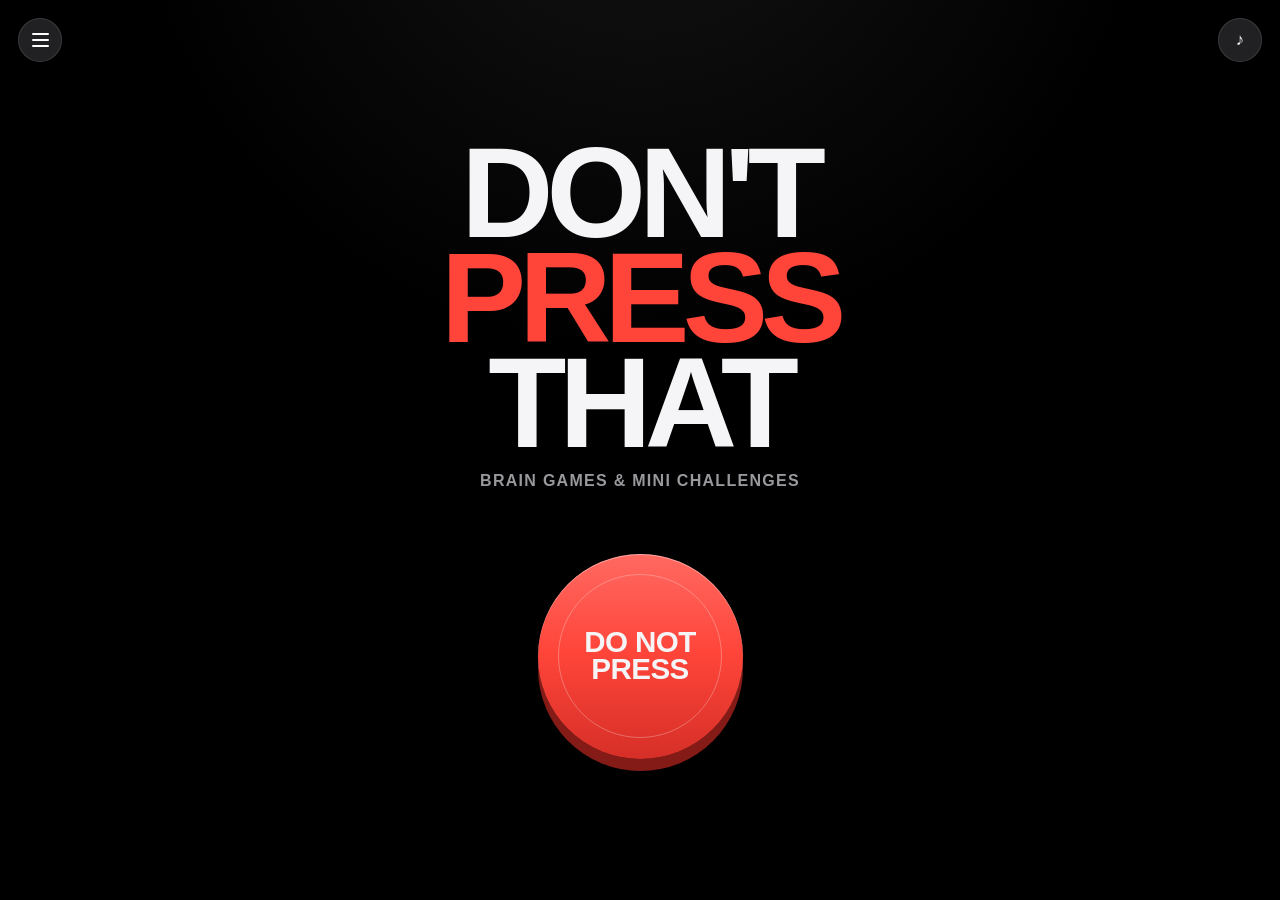
<file: index.html>
<!doctype html>
<html lang="en">
<head>
  <meta charset="utf-8">
  <meta name="viewport" content="width=device-width,initial-scale=1,viewport-fit=cover,user-scalable=no">
  <meta name="theme-color" content="#000000">
  <meta name="color-scheme" content="dark">
  <title>DON'T PRESS THAT — Brain Games & Mini Challenges</title>
  <meta name="description" content="Play DON'T PRESS THAT, a free fast-paced collection of brain games, memory challenges, reaction tests, path puzzles, timing games and quick logic tasks.">
  <meta name="keywords" content="fun game, brain games, mini games, memory game, logic game, reaction game, path game, browser game, free online game, puzzle game, timing game, HTML5 game">
  <meta name="robots" content="index,follow,max-image-preview:large,max-snippet:-1,max-video-preview:-1">
  <link rel="canonical" href="https://whyiamdoingthis.fun/">
  <link rel="icon" type="image/svg+xml" href="./favicon.svg">
  <link rel="apple-touch-icon" href="./apple-touch-icon.svg">
  <link rel="manifest" href="./site.webmanifest">
  <meta property="og:type" content="website">
  <meta property="og:site_name" content="DON'T PRESS THAT">
  <meta property="og:title" content="DON'T PRESS THAT — Brain Games & Mini Challenges">
  <meta property="og:description" content="Fast brain games, memory challenges, path puzzles, reaction tests and logic mini games in one free browser game.">
  <meta property="og:url" content="https://whyiamdoingthis.fun/">
  <meta name="twitter:card" content="summary">
  <meta name="twitter:title" content="DON'T PRESS THAT — Brain Games & Mini Challenges">
  <meta name="twitter:description" content="A free browser collection of brain games, memory challenges, path puzzles and reaction tests.">
  <link rel="stylesheet" href="./styles/main.css">
  <link rel="stylesheet" href="./styles/brain-games.css">
  <link rel="stylesheet" href="./styles/menu.css">
  <script type="application/ld+json">
  {
    "@context":"https://schema.org",
    "@graph":[
      {
        "@type":"VideoGame",
        "name":"DON'T PRESS THAT",
        "url":"https://whyiamdoingthis.fun/",
        "description":"A free browser game featuring brain games, memory challenges, path puzzles, reaction tests, timing tasks and logic mini games.",
        "genre":["Brain Game","Puzzle","Arcade","Memory","Reaction"],
        "playMode":"SinglePlayer",
        "applicationCategory":"Game",
        "operatingSystem":"Any modern web browser",
        "inLanguage":"en",
        "isAccessibleForFree":true
      },
      {
        "@type":"WebSite",
        "name":"DON'T PRESS THAT",
        "url":"https://whyiamdoingthis.fun/",
        "inLanguage":"en"
      }
    ]
  }
  </script>
</head>
<body>
  <main id="app" aria-live="polite">
    <header class="hud hidden" id="hud" aria-label="Game score">
      <div><small>SCORE</small><span class="score-value" id="score">0</span></div>
      <div><small>BEST</small><span class="score-value" id="best">0</span></div>
    </header>

    <button id="menu-toggle" class="menu-toggle" aria-label="Open menu" aria-controls="site-menu" aria-expanded="false"><span></span><span></span><span></span></button>
    <button id="mute" class="icon-button" aria-label="Mute sound" title="Sound">♪</button>

    <section id="intro" class="screen intro">
      <h1>DON'T<br><span>PRESS</span><br>THAT<small>Brain Games &amp; Mini Challenges</small></h1>
      <button id="forbidden" class="forbidden" aria-label="Start DON'T PRESS THAT"><span>DO NOT<br>PRESS</span></button>
    </section>

    <section id="game" class="screen hidden" aria-label="Current mini game">
      <div id="instruction" class="instruction"></div>
      <div id="sub" class="sub"></div>
      <div id="timer" class="timer" aria-label="Time remaining"><i></i></div>
      <div id="arena" class="arena" role="application" aria-label="Challenge play area" tabindex="-1"></div>
    </section>

    <section id="gameover" class="screen gameover hidden">
      <p class="eyebrow">GAME OVER</p>
      <h2>Final score <span id="final-score">0</span></h2>
      <p class="best-line">BEST <b id="final-best">0</b></p>
      <p id="verdict" class="verdict"></p>
      <button id="restart" class="cta">PLAY AGAIN</button>
    </section>

    <aside id="site-menu" class="site-menu" aria-hidden="true" aria-label="Game menu">
      <div class="menu-backdrop" data-close-menu></div>
      <div class="menu-panel" role="dialog" aria-modal="true" aria-labelledby="menu-title">
        <div class="menu-head"><h2 id="menu-title">Menu</h2><button id="menu-close" class="menu-close" aria-label="Close menu">×</button></div>
        <nav class="menu-nav" aria-label="Site navigation">
          <a href="./about.html">About &amp; How to Play</a>
          <a href="./challenge-guide.html">Challenge Guide</a>
          <a href="./accessibility.html">Accessibility &amp; Controls</a>
          <a href="./terms.html">Terms &amp; Conditions</a>
          <a href="./privacy.html">Privacy</a>
          <a href="./sitemap.xml">Sitemap</a>
        </nav>
        <section class="menu-copy" aria-labelledby="about-title">
          <h2 id="about-title">About DON'T PRESS THAT</h2>
          <p><strong>DON'T PRESS THAT</strong> is a free browser experience built around brain games and mini challenges that reward attention, memory, timing and quick reasoning. Each round gives you one clear instruction and a short amount of time to understand what the challenge expects. The goal is simple: complete the task correctly, earn a point and continue your streak. One mistake ends the run, so a high score depends on consistency as much as speed. The game is designed for short sessions, but the variety of challenge types means every run can feel different.</p>
          <p><strong>Brain games</strong> in the deck include memory tests, visual comparison, number patterns, directional reasoning, sequence recognition, counting, timing, path recall and reaction control. Some rounds ask you to act immediately, while others are designed to make you wait, observe or remember before making a move. This difference matters because the game is not meant to be a pure reflex test. A player who reads carefully and adapts to the instruction should perform better than someone who simply taps as quickly as possible.</p>
          <p><strong>Mini challenges</strong> are deliberately short so the game can move quickly from one type of thinking to another. You may be asked to remember highlighted tiles, repeat a path, solve a number sequence, identify an odd symbol, compare several values, rotate a direction mentally, drag an object to a target or stop a moving marker inside a narrow zone. The challenge selector also avoids repeating the same gameplay family too soon whenever possible. That keeps a run varied and reduces the chance that a player can rely on the same automatic response for several rounds in a row.</p>
          <p>Follow the Path is one of the more demanding memory mechanics. A route is shown across a set of tiles and then hidden. The player must reproduce that route in the same order. Difficulty ranges from a five-tile sequence to a twenty-five-tile sequence, with longer timers used for the larger patterns. Memory rounds use a similar idea but focus on highlighted positions rather than a route. Pattern rounds test recognition of arithmetic progressions, doubling, square numbers and other simple logical sequences. These tasks are short, but they require the player to switch mental strategies quickly.</p>
          <p>Other rounds focus on precision and visual attention. Counting challenges display a field of symbols and ask for the correct total. Ordering games include decoy numbers and reshuffle after correct choices, which means the player cannot simply memorize button positions. Direction challenges may ask for the matching arrow, the opposite direction or a mentally rotated answer. Precision rounds use moving markers and narrow success zones. These mechanics are intended to make the game challenging without requiring complicated controls or long tutorials.</p>
          <p>The game works on touch screens and desktop browsers. Depending on the current task, you may tap, click, swipe, drag, hold or choose an answer. Sound can be muted at any time. Your best score and sound preference are stored locally in the browser so they remain available on the same device without requiring an account. Opening the menu during a run pauses the active challenge and closing it resumes the game safely, so reading the help or policy pages does not cause an unfair failure in the background.</p>
          <p>DON'T PRESS THAT is designed to stay visually simple while the challenges themselves provide the difficulty. The main play screen therefore contains only the information needed for the current round: the instruction, optional supporting text, timer, score and play area. Longer explanations are kept in this menu and on the linked information pages so they do not interfere with gameplay. If you want details about specific mechanics, visit the Challenge Guide. If you need help with touch, keyboard or interaction behavior, visit Accessibility &amp; Controls.</p>
          <p>There is no fixed endpoint or final level. The objective is to build the longest possible streak and improve your personal best. The difficulty of individual rounds varies, and some challenge families become harder through larger grids, tighter timing windows, additional decoys or longer memory sequences. Because one failed round ends the run, improvement comes from learning the different rule types, staying patient when a task asks you to wait and avoiding rushed inputs when precision matters.</p>
          <p>For details about the project, the Dhamarikar Group of Businesses and our other platforms, visit About &amp; How to Play. The Terms &amp; Conditions page explains the basic rules for using the site, while the Privacy page describes local browser storage and related data practices. These pages are provided as part of the same site so players can understand how the game works and how the platform is operated without cluttering the active game screen.</p>
        </section>
        <section class="share-links" aria-labelledby="share-title">
          <h2 id="share-title">Share</h2>
          <button id="share-game" type="button">Share this game</button>
          <a href="https://twitter.com/intent/tweet?text=Play%20DON%27T%20PRESS%20THAT&amp;url=https%3A%2F%2Fwhyiamdoingthis.fun%2F" target="_blank" rel="noopener noreferrer">Share on X</a>
          <a href="https://wa.me/?text=Play%20DON%27T%20PRESS%20THAT%20https%3A%2F%2Fwhyiamdoingthis.fun%2F" target="_blank" rel="noopener noreferrer">Share on WhatsApp</a>
        </section>
      </div>
    </aside>

    <div id="flash" aria-hidden="true"></div>
    <div id="toast" role="status"></div>
  </main>
  <noscript>JavaScript is required to play DON'T PRESS THAT brain games and mini challenges.</noscript>
  <script type="module" src="./js/main.js"></script>
</body>
</html>
</file>
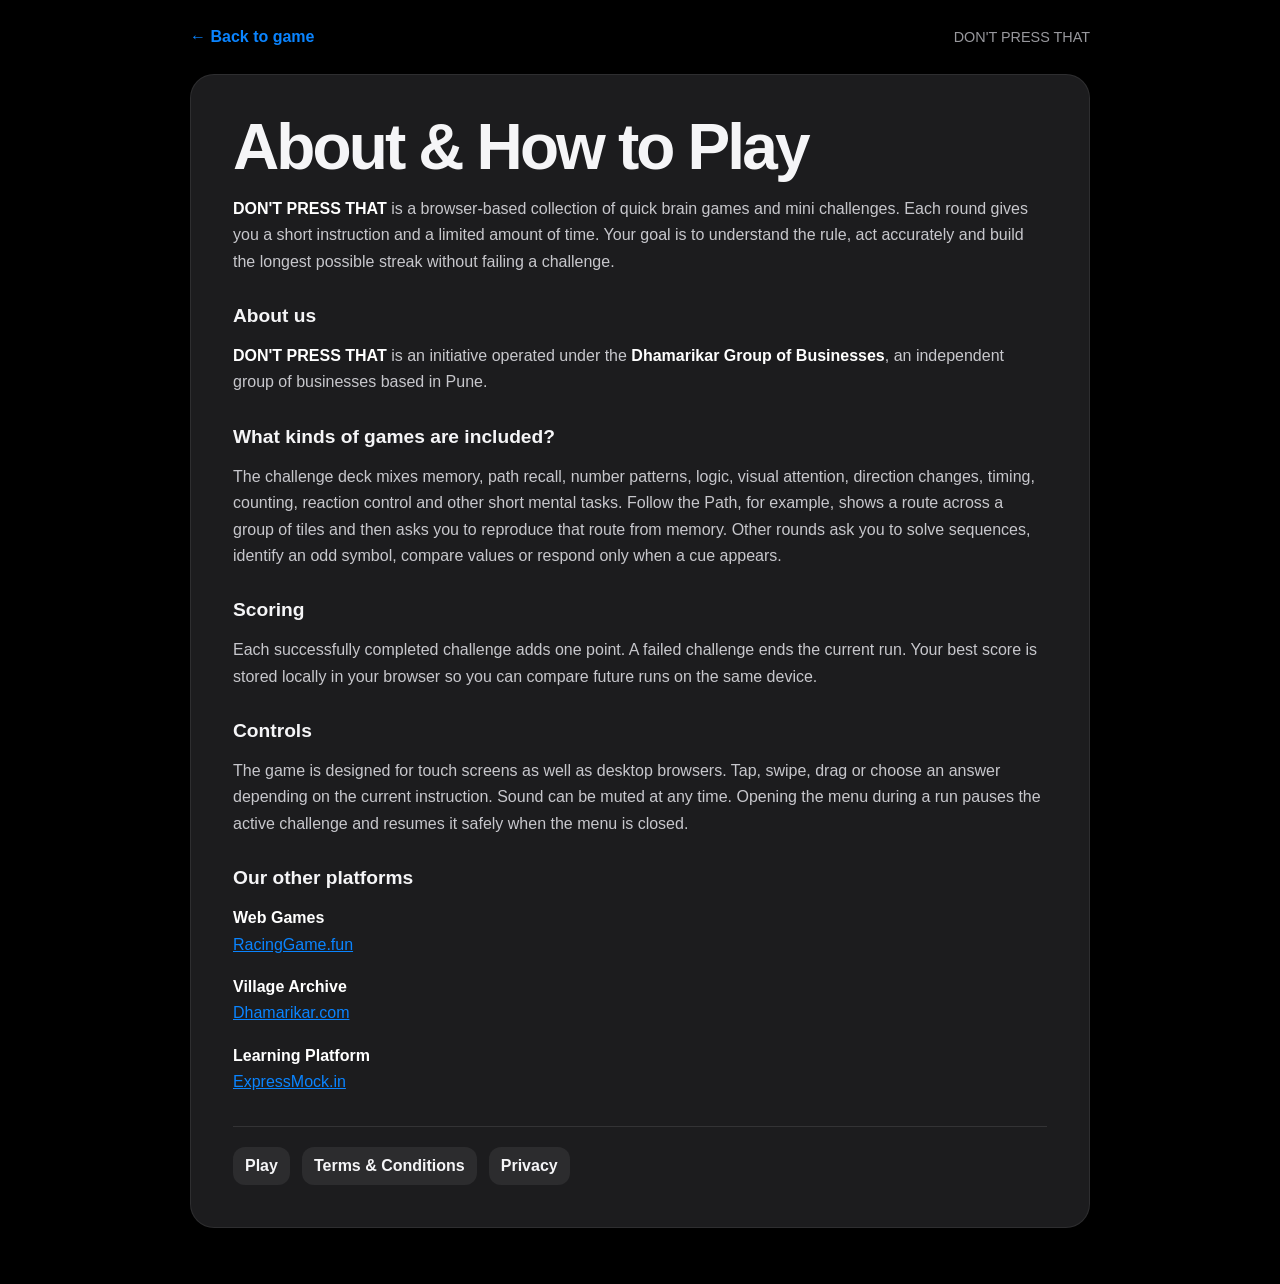
<file: about.html>
<!doctype html><html lang="en"><head><meta charset="utf-8"><meta name="viewport" content="width=device-width,initial-scale=1,viewport-fit=cover"><title>About & How to Play — DON'T PRESS THAT</title><meta name="description" content="Learn how DON'T PRESS THAT works, including brain games, memory challenges, path puzzles, timing tests, scoring and our other platforms."><link rel="canonical" href="https://whyiamdoingthis.fun/about.html"><link rel="icon" type="image/svg+xml" href="./favicon.svg"><link rel="apple-touch-icon" href="./apple-touch-icon.svg"><link rel="stylesheet" href="./styles/info.css"></head><body><main class="info-shell"><div class="info-top"><a href="./">← Back to game</a><span class="muted">DON'T PRESS THAT</span></div><article class="info-card"><h1>About &amp; How to Play</h1><p><strong>DON'T PRESS THAT</strong> is a browser-based collection of quick brain games and mini challenges. Each round gives you a short instruction and a limited amount of time. Your goal is to understand the rule, act accurately and build the longest possible streak without failing a challenge.</p><h2>About us</h2><p><strong>DON'T PRESS THAT</strong> is an initiative operated under the <strong>Dhamarikar Group of Businesses</strong>, an independent group of businesses based in Pune.</p><h2>What kinds of games are included?</h2><p>The challenge deck mixes memory, path recall, number patterns, logic, visual attention, direction changes, timing, counting, reaction control and other short mental tasks. Follow the Path, for example, shows a route across a group of tiles and then asks you to reproduce that route from memory. Other rounds ask you to solve sequences, identify an odd symbol, compare values or respond only when a cue appears.</p><h2>Scoring</h2><p>Each successfully completed challenge adds one point. A failed challenge ends the current run. Your best score is stored locally in your browser so you can compare future runs on the same device.</p><h2>Controls</h2><p>The game is designed for touch screens as well as desktop browsers. Tap, swipe, drag or choose an answer depending on the current instruction. Sound can be muted at any time. Opening the menu during a run pauses the active challenge and resumes it safely when the menu is closed.</p><h2>Our other platforms</h2><div class="platform-list"><p><strong>Web Games</strong><br><a href="https://racinggame.fun/" target="_blank" rel="noopener noreferrer">RacingGame.fun</a></p><p><strong>Village Archive</strong><br><a href="https://dhamarikar.com/" target="_blank" rel="noopener noreferrer">Dhamarikar.com</a></p><p><strong>Learning Platform</strong><br><a href="https://expressmock.in/" target="_blank" rel="noopener noreferrer">ExpressMock.in</a></p></div><nav aria-label="Internal links"><a href="./">Play</a><a href="./terms.html">Terms &amp; Conditions</a><a href="./privacy.html">Privacy</a></nav></article></main></body></html>
</file>
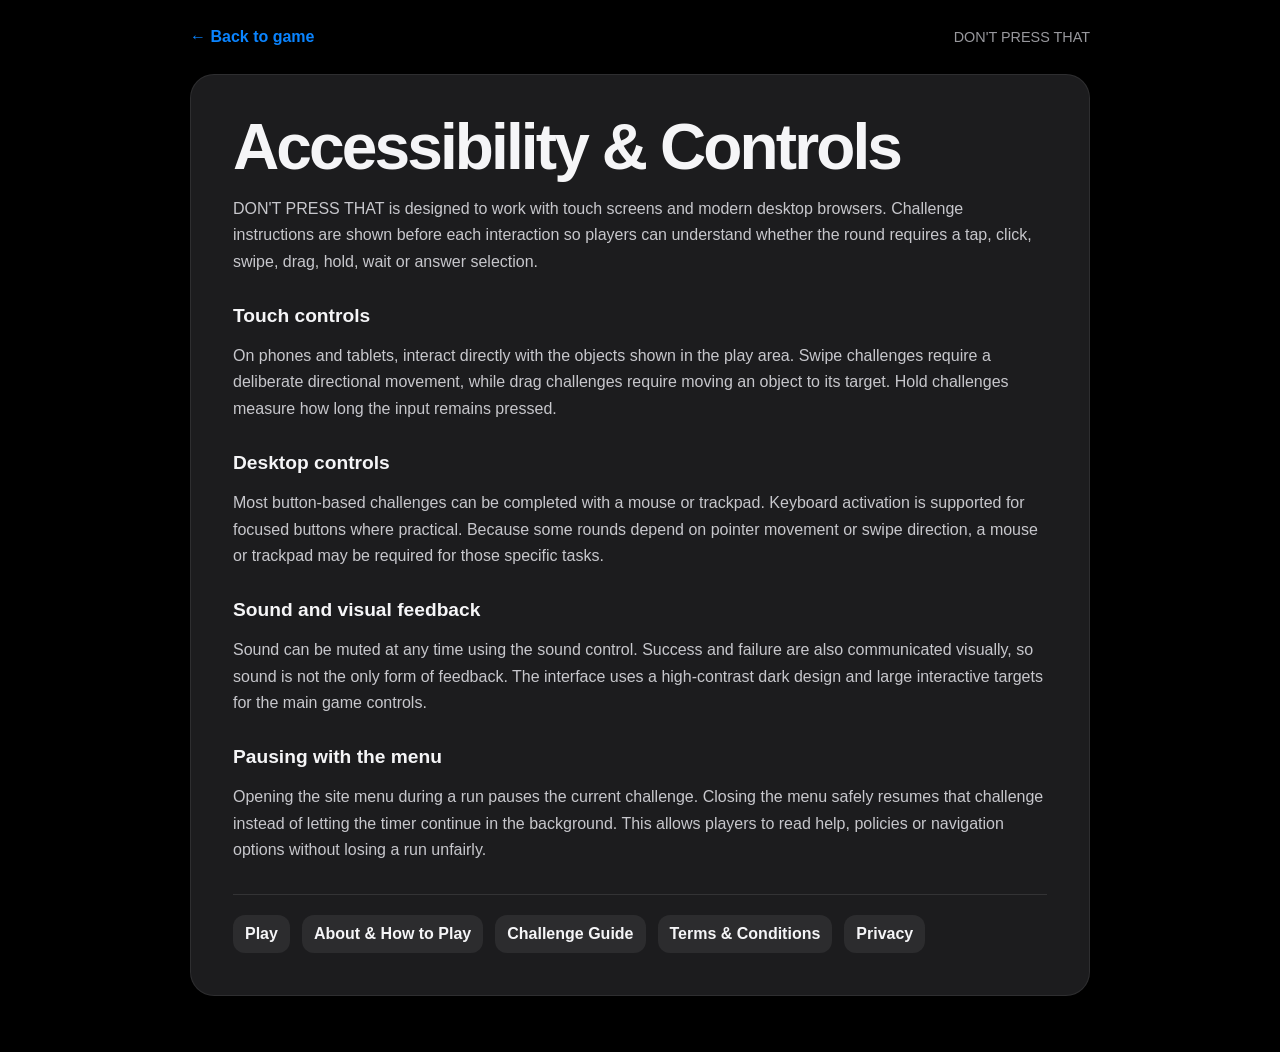
<file: accessibility.html>
<!doctype html><html lang="en"><head><meta charset="utf-8"><meta name="viewport" content="width=device-width,initial-scale=1,viewport-fit=cover"><title>Accessibility & Controls — DON'T PRESS THAT</title><meta name="description" content="Accessibility and control guidance for DON'T PRESS THAT on phones, tablets and desktop browsers."><link rel="canonical" href="https://whyiamdoingthis.fun/accessibility.html"><link rel="icon" type="image/svg+xml" href="./favicon.svg"><link rel="apple-touch-icon" href="./apple-touch-icon.svg"><link rel="stylesheet" href="./styles/info.css"></head><body><main class="info-shell"><div class="info-top"><a href="./">← Back to game</a><span class="muted">DON'T PRESS THAT</span></div><article class="info-card"><h1>Accessibility &amp; Controls</h1><p>DON'T PRESS THAT is designed to work with touch screens and modern desktop browsers. Challenge instructions are shown before each interaction so players can understand whether the round requires a tap, click, swipe, drag, hold, wait or answer selection.</p><h2>Touch controls</h2><p>On phones and tablets, interact directly with the objects shown in the play area. Swipe challenges require a deliberate directional movement, while drag challenges require moving an object to its target. Hold challenges measure how long the input remains pressed.</p><h2>Desktop controls</h2><p>Most button-based challenges can be completed with a mouse or trackpad. Keyboard activation is supported for focused buttons where practical. Because some rounds depend on pointer movement or swipe direction, a mouse or trackpad may be required for those specific tasks.</p><h2>Sound and visual feedback</h2><p>Sound can be muted at any time using the sound control. Success and failure are also communicated visually, so sound is not the only form of feedback. The interface uses a high-contrast dark design and large interactive targets for the main game controls.</p><h2>Pausing with the menu</h2><p>Opening the site menu during a run pauses the current challenge. Closing the menu safely resumes that challenge instead of letting the timer continue in the background. This allows players to read help, policies or navigation options without losing a run unfairly.</p><nav aria-label="Internal links"><a href="./">Play</a><a href="./about.html">About &amp; How to Play</a><a href="./challenge-guide.html">Challenge Guide</a><a href="./terms.html">Terms &amp; Conditions</a><a href="./privacy.html">Privacy</a></nav></article></main></body></html>
</file>
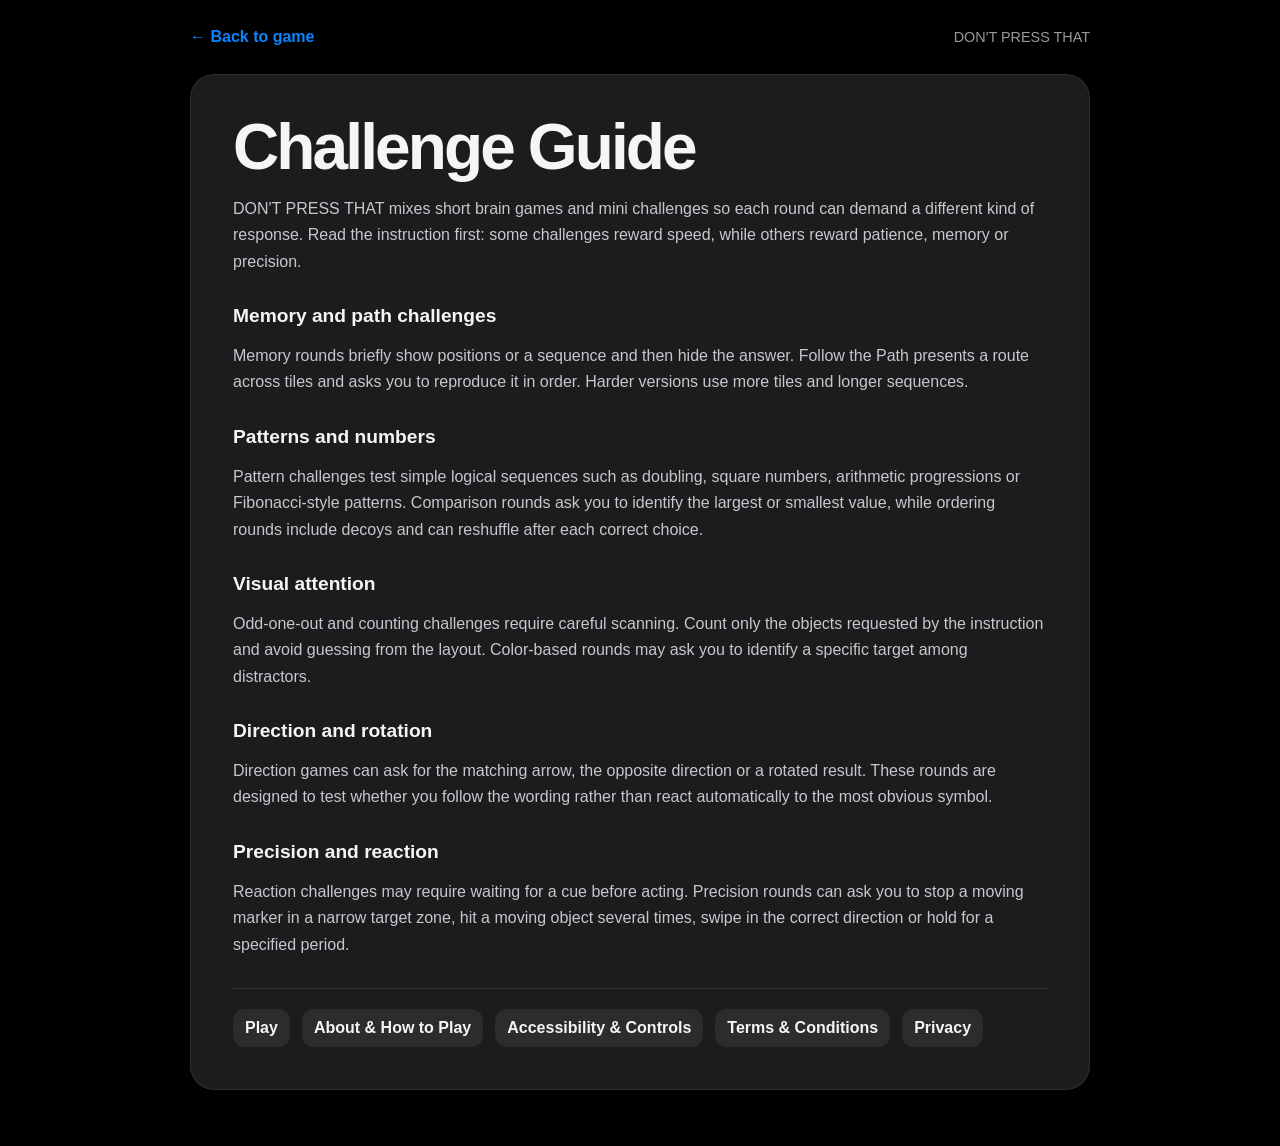
<file: challenge-guide.html>
<!doctype html><html lang="en"><head><meta charset="utf-8"><meta name="viewport" content="width=device-width,initial-scale=1,viewport-fit=cover"><title>Challenge Guide — DON'T PRESS THAT</title><meta name="description" content="Learn the main challenge types in DON'T PRESS THAT, including memory, path, pattern, direction, counting, precision and reaction games."><link rel="canonical" href="https://whyiamdoingthis.fun/challenge-guide.html"><link rel="icon" type="image/svg+xml" href="./favicon.svg"><link rel="apple-touch-icon" href="./apple-touch-icon.svg"><link rel="stylesheet" href="./styles/info.css"></head><body><main class="info-shell"><div class="info-top"><a href="./">← Back to game</a><span class="muted">DON'T PRESS THAT</span></div><article class="info-card"><h1>Challenge Guide</h1><p>DON'T PRESS THAT mixes short brain games and mini challenges so each round can demand a different kind of response. Read the instruction first: some challenges reward speed, while others reward patience, memory or precision.</p><h2>Memory and path challenges</h2><p>Memory rounds briefly show positions or a sequence and then hide the answer. Follow the Path presents a route across tiles and asks you to reproduce it in order. Harder versions use more tiles and longer sequences.</p><h2>Patterns and numbers</h2><p>Pattern challenges test simple logical sequences such as doubling, square numbers, arithmetic progressions or Fibonacci-style patterns. Comparison rounds ask you to identify the largest or smallest value, while ordering rounds include decoys and can reshuffle after each correct choice.</p><h2>Visual attention</h2><p>Odd-one-out and counting challenges require careful scanning. Count only the objects requested by the instruction and avoid guessing from the layout. Color-based rounds may ask you to identify a specific target among distractors.</p><h2>Direction and rotation</h2><p>Direction games can ask for the matching arrow, the opposite direction or a rotated result. These rounds are designed to test whether you follow the wording rather than react automatically to the most obvious symbol.</p><h2>Precision and reaction</h2><p>Reaction challenges may require waiting for a cue before acting. Precision rounds can ask you to stop a moving marker in a narrow target zone, hit a moving object several times, swipe in the correct direction or hold for a specified period.</p><nav aria-label="Internal links"><a href="./">Play</a><a href="./about.html">About &amp; How to Play</a><a href="./accessibility.html">Accessibility &amp; Controls</a><a href="./terms.html">Terms &amp; Conditions</a><a href="./privacy.html">Privacy</a></nav></article></main></body></html>
</file>
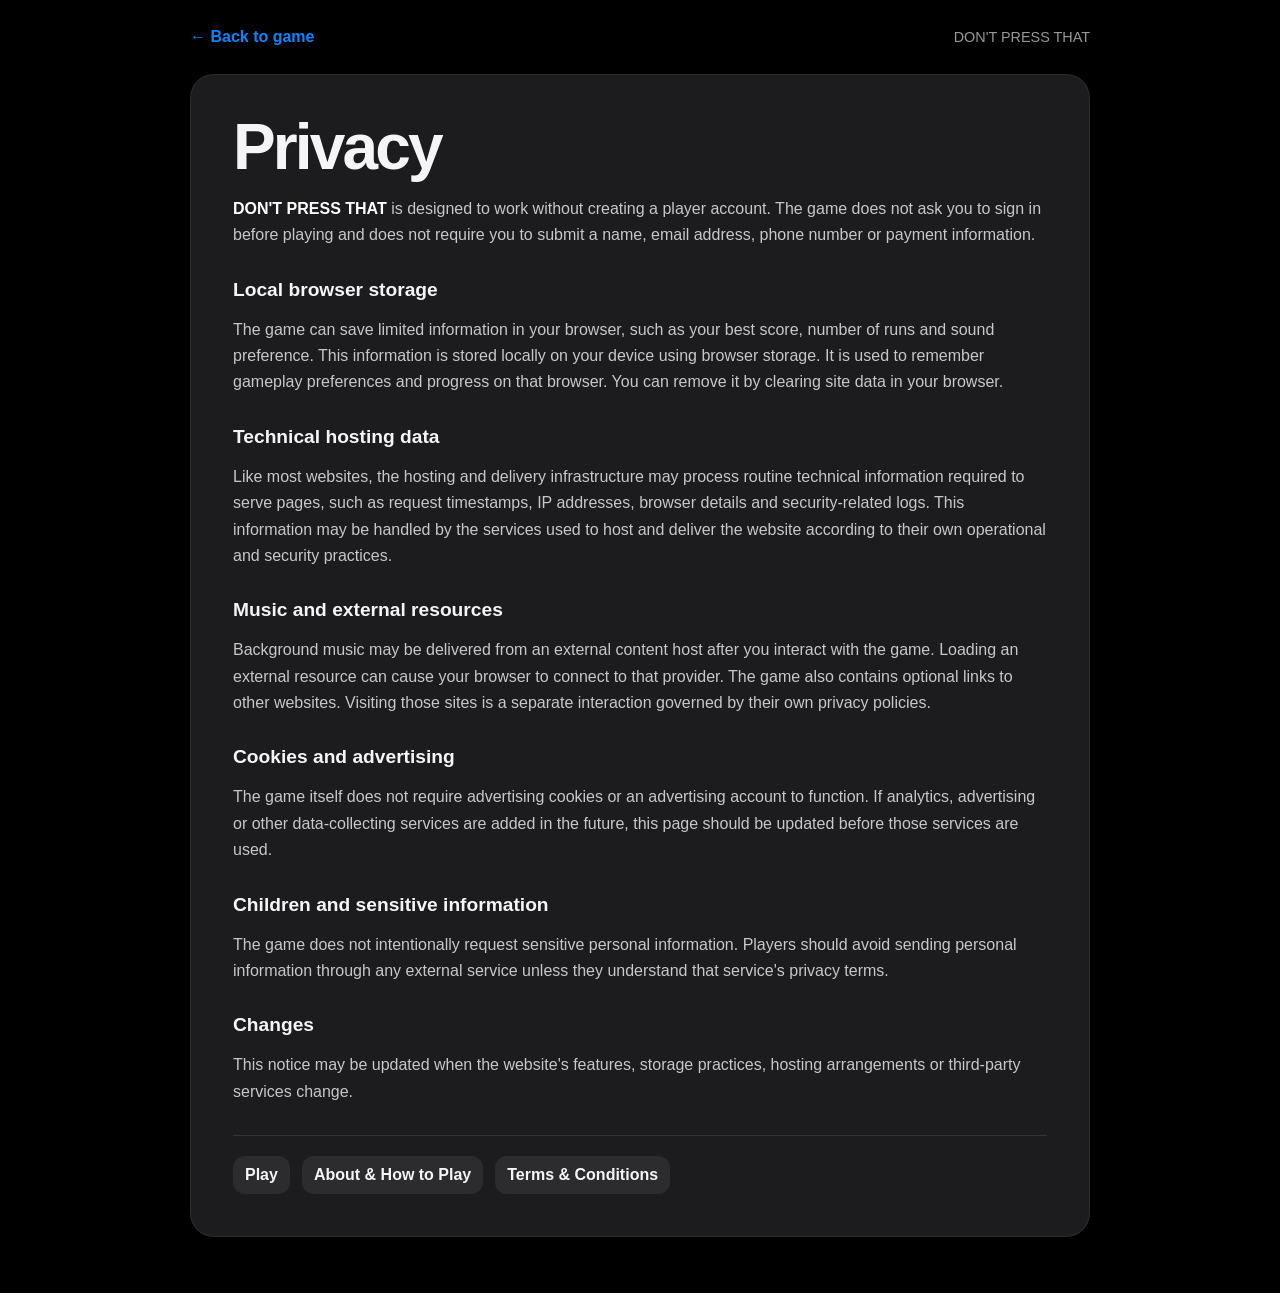
<file: privacy.html>
<!doctype html><html lang="en"><head><meta charset="utf-8"><meta name="viewport" content="width=device-width,initial-scale=1,viewport-fit=cover"><title>Privacy — DON'T PRESS THAT</title><meta name="description" content="Privacy information for DON'T PRESS THAT, including local browser storage, music delivery and external links."><link rel="canonical" href="https://whyiamdoingthis.fun/privacy.html"><link rel="icon" type="image/svg+xml" href="./favicon.svg"><link rel="apple-touch-icon" href="./apple-touch-icon.svg"><link rel="stylesheet" href="./styles/info.css"></head><body><main class="info-shell"><div class="info-top"><a href="./">← Back to game</a><span class="muted">DON'T PRESS THAT</span></div><article class="info-card"><h1>Privacy</h1><p><strong>DON'T PRESS THAT</strong> is designed to work without creating a player account. The game does not ask you to sign in before playing and does not require you to submit a name, email address, phone number or payment information.</p><h2>Local browser storage</h2><p>The game can save limited information in your browser, such as your best score, number of runs and sound preference. This information is stored locally on your device using browser storage. It is used to remember gameplay preferences and progress on that browser. You can remove it by clearing site data in your browser.</p><h2>Technical hosting data</h2><p>Like most websites, the hosting and delivery infrastructure may process routine technical information required to serve pages, such as request timestamps, IP addresses, browser details and security-related logs. This information may be handled by the services used to host and deliver the website according to their own operational and security practices.</p><h2>Music and external resources</h2><p>Background music may be delivered from an external content host after you interact with the game. Loading an external resource can cause your browser to connect to that provider. The game also contains optional links to other websites. Visiting those sites is a separate interaction governed by their own privacy policies.</p><h2>Cookies and advertising</h2><p>The game itself does not require advertising cookies or an advertising account to function. If analytics, advertising or other data-collecting services are added in the future, this page should be updated before those services are used.</p><h2>Children and sensitive information</h2><p>The game does not intentionally request sensitive personal information. Players should avoid sending personal information through any external service unless they understand that service's privacy terms.</p><h2>Changes</h2><p>This notice may be updated when the website's features, storage practices, hosting arrangements or third-party services change.</p><nav aria-label="Internal links"><a href="./">Play</a><a href="./about.html">About &amp; How to Play</a><a href="./terms.html">Terms &amp; Conditions</a></nav></article></main></body></html>
</file>
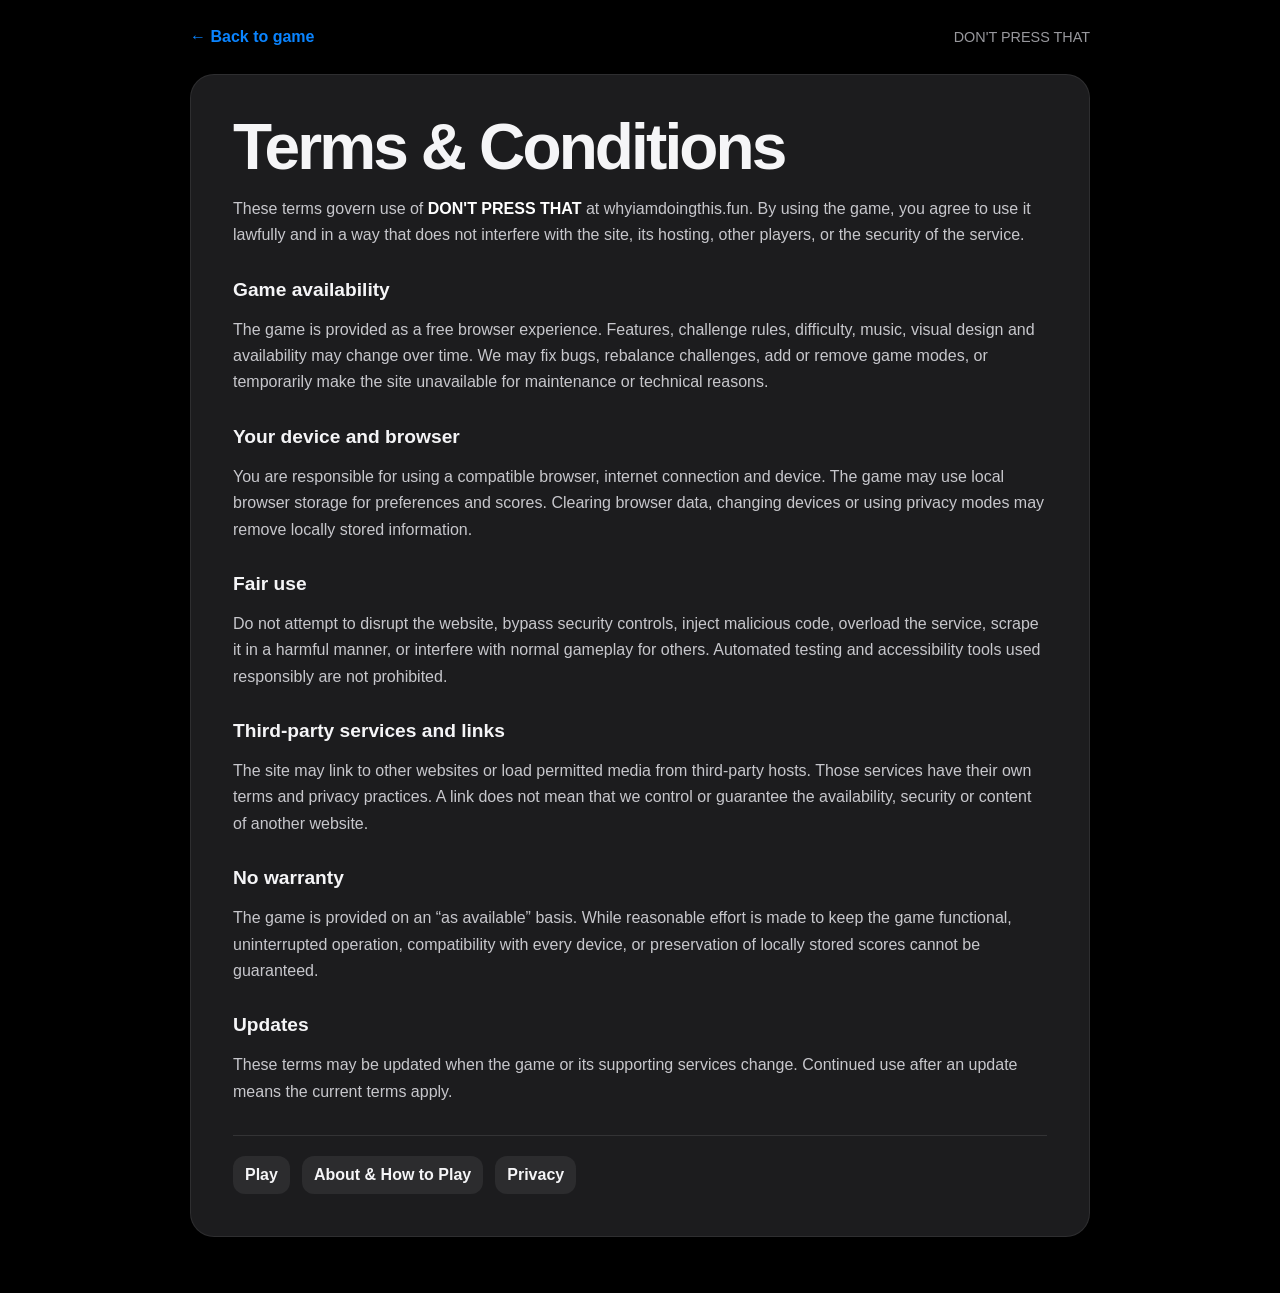
<file: terms.html>
<!doctype html><html lang="en"><head><meta charset="utf-8"><meta name="viewport" content="width=device-width,initial-scale=1,viewport-fit=cover"><title>Terms & Conditions — DON'T PRESS THAT</title><meta name="description" content="Terms and conditions for using DON'T PRESS THAT, a free browser-based brain game and mini challenge collection."><link rel="canonical" href="https://whyiamdoingthis.fun/terms.html"><link rel="icon" type="image/svg+xml" href="./favicon.svg"><link rel="apple-touch-icon" href="./apple-touch-icon.svg"><link rel="stylesheet" href="./styles/info.css"></head><body><main class="info-shell"><div class="info-top"><a href="./">← Back to game</a><span class="muted">DON'T PRESS THAT</span></div><article class="info-card"><h1>Terms &amp; Conditions</h1><p>These terms govern use of <strong>DON'T PRESS THAT</strong> at whyiamdoingthis.fun. By using the game, you agree to use it lawfully and in a way that does not interfere with the site, its hosting, other players, or the security of the service.</p><h2>Game availability</h2><p>The game is provided as a free browser experience. Features, challenge rules, difficulty, music, visual design and availability may change over time. We may fix bugs, rebalance challenges, add or remove game modes, or temporarily make the site unavailable for maintenance or technical reasons.</p><h2>Your device and browser</h2><p>You are responsible for using a compatible browser, internet connection and device. The game may use local browser storage for preferences and scores. Clearing browser data, changing devices or using privacy modes may remove locally stored information.</p><h2>Fair use</h2><p>Do not attempt to disrupt the website, bypass security controls, inject malicious code, overload the service, scrape it in a harmful manner, or interfere with normal gameplay for others. Automated testing and accessibility tools used responsibly are not prohibited.</p><h2>Third-party services and links</h2><p>The site may link to other websites or load permitted media from third-party hosts. Those services have their own terms and privacy practices. A link does not mean that we control or guarantee the availability, security or content of another website.</p><h2>No warranty</h2><p>The game is provided on an “as available” basis. While reasonable effort is made to keep the game functional, uninterrupted operation, compatibility with every device, or preservation of locally stored scores cannot be guaranteed.</p><h2>Updates</h2><p>These terms may be updated when the game or its supporting services change. Continued use after an update means the current terms apply.</p><nav aria-label="Internal links"><a href="./">Play</a><a href="./about.html">About &amp; How to Play</a><a href="./privacy.html">Privacy</a></nav></article></main></body></html>
</file>
<file: styles/main.css>
:root{
  --bg:#000;
  --surface:#1c1c1e;
  --surface-2:#2c2c2e;
  --surface-3:#3a3a3c;
  --text:#f5f5f7;
  --secondary:#98989d;
  --separator:rgba(84,84,88,.65);
  --red:#ff453a;
  --blue:#0a84ff;
  --green:#30d158;
  --yellow:#ffd60a;
  --purple:#bf5af2;
  --radius:24px;
  color-scheme:dark;
  font-family:-apple-system,BlinkMacSystemFont,"SF Pro Display","SF Pro Text","Helvetica Neue",Arial,sans-serif
}
*{
  box-sizing:border-box;
  -webkit-tap-highlight-color:transparent;
  -webkit-touch-callout:none;
  -webkit-user-select:none;
  user-select:none
}
html,body{height:100%;margin:0;background:var(--bg);color:var(--text)}
body{overflow:hidden;overscroll-behavior:none}
button,input{font:inherit;color:inherit}
button{cursor:pointer}
.hidden{display:none!important}
#app{
  position:relative;
  min-height:100svh;
  height:100%;
  overflow:hidden;
  isolation:isolate;
  padding:max(16px,env(safe-area-inset-top)) max(16px,env(safe-area-inset-right)) max(16px,env(safe-area-inset-bottom)) max(16px,env(safe-area-inset-left));
  background:radial-gradient(circle at 50% -18%,rgba(255,255,255,.08),transparent 42%),#000;
  touch-action:manipulation
}
.screen{height:100%;display:flex;flex-direction:column;align-items:center;justify-content:center;text-align:center}
button:focus-visible,input:focus-visible,[tabindex]:focus-visible{outline:3px solid rgba(10,132,255,.9);outline-offset:3px}

.icon-button{
  position:absolute;z-index:40;
  right:max(18px,env(safe-area-inset-right));
  top:max(18px,env(safe-area-inset-top));
  width:44px;height:44px;
  border:1px solid rgba(255,255,255,.12);
  border-radius:50%;
  background:rgba(44,44,46,.76);
  -webkit-backdrop-filter:saturate(180%) blur(20px);
  backdrop-filter:saturate(180%) blur(20px);
  box-shadow:0 8px 24px rgba(0,0,0,.28);
  font-size:1.05rem
}
.icon-button:active{transform:scale(.94)}
.icon-button.muted{color:var(--secondary)}

.intro{gap:clamp(34px,7vh,64px)}
.intro h1{
  margin:0;
  font-size:clamp(3.6rem,17vw,8rem);
  line-height:.82;
  letter-spacing:-.055em;
  font-weight:850
}
.intro h1 span{color:var(--red)}
.forbidden{
  position:relative;
  width:min(48vw,205px);
  aspect-ratio:1;
  border:0;
  border-radius:50%;
  background:linear-gradient(180deg,#ff6961 0%,#ff453a 48%,#d62f27 100%);
  box-shadow:inset 0 1px 0 rgba(255,255,255,.42),0 12px 0 #851b17,0 22px 44px rgba(0,0,0,.5);
  transition:transform .12s ease,box-shadow .12s ease,filter .12s ease
}
.forbidden::after{
  content:"";
  position:absolute;
  inset:10%;
  border-radius:50%;
  border:1px solid rgba(255,255,255,.28);
  pointer-events:none
}
.forbidden span{position:relative;z-index:2;font-size:clamp(1.15rem,5.3vw,1.85rem);line-height:.9;font-weight:850;letter-spacing:-.02em}
.forbidden:active,.forbidden.pressed{transform:translateY(8px) scale(.98);box-shadow:inset 0 1px 0 rgba(255,255,255,.32),0 4px 0 #851b17,0 9px 20px rgba(0,0,0,.4);filter:brightness(.98)}

.hud{
  position:absolute;z-index:20;
  left:max(16px,env(safe-area-inset-left));
  top:max(14px,env(safe-area-inset-top));
  height:58px;
  min-width:180px;
  display:flex;
  align-items:center;
  justify-content:space-between;
  gap:28px;
  padding:0 18px;
  border:1px solid rgba(255,255,255,.1);
  border-radius:20px;
  background:rgba(28,28,30,.72);
  -webkit-backdrop-filter:saturate(180%) blur(20px);
  backdrop-filter:saturate(180%) blur(20px);
  box-shadow:0 10px 30px rgba(0,0,0,.25);
  pointer-events:none
}
.hud small{display:block;color:var(--secondary);font-size:.62rem;font-weight:700;letter-spacing:.08em}
.hud strong{display:block;margin-top:1px;font-size:1.45rem;font-weight:800;letter-spacing:-.03em}

#game{justify-content:flex-start;padding:88px clamp(2px,2vw,18px) 0;touch-action:none}
.instruction{
  max-width:820px;
  min-height:1em;
  padding:0 8px;
  font-size:clamp(2rem,8.8vw,4.4rem);
  line-height:.94;
  letter-spacing:-.045em;
  font-weight:820;
  text-wrap:balance
}
.sub{
  min-height:28px;
  max-width:680px;
  margin-top:8px;
  padding:0 12px;
  color:var(--secondary);
  font-size:clamp(.8rem,3vw,.98rem);
  line-height:1.3;
  font-weight:600
}
.timer{
  width:min(88vw,600px);
  height:5px;
  margin:8px 0 14px;
  overflow:hidden;
  border-radius:999px;
  background:var(--surface-2)
}
.timer i{display:block;height:100%;border-radius:inherit;background:var(--blue);transform-origin:left}
.arena{
  position:relative;
  flex:1;
  width:min(100%,760px);
  min-height:0;
  overflow:hidden;
  border:1px solid rgba(255,255,255,.08);
  border-radius:28px 28px 0 0;
  background:rgba(28,28,30,.96);
  box-shadow:inset 0 1px 0 rgba(255,255,255,.04);
  touch-action:none
}
.arena-flash{animation:arenaFlash .45s}

.hero-button,.target,.memory-dot,.moving-target,.drag-piece,.swipe-card,.color-orb,.bait-button{position:absolute;z-index:2;border:0;display:grid;place-items:center}
.hero-button{
  width:min(44vw,184px);aspect-ratio:1;border-radius:50%;
  background:var(--red);font-size:1.5rem;font-weight:800;
  box-shadow:inset 0 1px 0 rgba(255,255,255,.22),0 10px 24px rgba(0,0,0,.3);
  transition:transform .12s ease,background .15s ease
}
.hero-button:active,.hero-button.active{transform:translate(-50%,-50%) scale(.95)!important}
.hero-button.ready{background:var(--green);color:#001706}
.hold-ring{position:absolute;inset:-12px;border-radius:50%;background:conic-gradient(var(--blue) calc(var(--p,0)*1turn),rgba(255,255,255,.1) 0);-webkit-mask:radial-gradient(transparent 62%,#000 64%);mask:radial-gradient(transparent 62%,#000 64%)}

.choice-grid{position:absolute;z-index:2;left:8%;right:8%;top:18%;bottom:10%;display:grid;grid-template-columns:repeat(2,minmax(0,1fr));gap:12px}
.math-question~.choice-grid,.direction-hero~.choice-grid{top:34%}
.arcade-choice{
  min-height:56px;
  border:1px solid rgba(255,255,255,.09);
  border-radius:18px;
  background:var(--surface-2);
  box-shadow:inset 0 1px 0 rgba(255,255,255,.04);
  font-size:clamp(1rem,4.8vw,1.75rem);
  font-weight:750;
  transition:transform .1s ease,background .1s ease
}
.arcade-choice:active{transform:scale(.96);background:var(--surface-3)}

.tile-grid,.pair-grid{position:absolute;z-index:2;inset:8%;display:grid;grid-template-columns:repeat(3,1fr);gap:10px}
.tile,.pair-card{
  min-width:0;
  border:1px solid rgba(255,255,255,.08);
  border-radius:18px;
  background:var(--surface-2);
  color:var(--text);
  font-size:clamp(1.6rem,7vw,3rem);
  font-weight:700
}
.tile:active,.pair-card:active{transform:scale(.96)}
.tile.lit{background:var(--yellow);color:#1c1500}
.tile.picked,.pair-card.picked{background:rgba(48,209,88,.24);border-color:rgba(48,209,88,.7)}
.math-question,.direction-hero{position:absolute;z-index:2;left:0;right:0;top:9%;font-size:clamp(2.8rem,14vw,6rem);font-weight:820;letter-spacing:-.045em}

.memory-dot{width:64px;height:64px;border-radius:50%;background:var(--surface-2);color:var(--secondary);border:1px solid rgba(255,255,255,.1);font-weight:800}
.memory-dot.lit{background:var(--blue);color:#fff}
.precision-track{position:absolute;z-index:2;left:8%;right:8%;top:50%;height:14px;border-radius:999px;background:var(--surface-3);box-shadow:inset 0 1px 3px rgba(0,0,0,.35)}
.precision-zone{position:absolute;top:0;height:100%;background:var(--green);border-radius:999px}
.precision-needle{position:absolute;top:-24px;width:4px;height:62px;border-radius:999px;background:#fff}
.drag-piece,.moving-target{width:72px;height:72px;border-radius:20px;background:var(--blue);color:white;font-size:2rem;box-shadow:0 12px 24px rgba(0,0,0,.28)}
.drop-zone{position:absolute;z-index:1;width:104px;height:104px;display:grid;place-items:center;border:2px dashed rgba(10,132,255,.72);border-radius:24px;background:rgba(10,132,255,.08);color:var(--blue);font-size:2.3rem}
.swipe-card{width:min(48vw,204px);height:min(48vw,204px);border-radius:34px;background:var(--surface-2);border:1px solid rgba(255,255,255,.1);font-size:4.5rem;box-shadow:0 16px 36px rgba(0,0,0,.28)}
.order-row{position:absolute;z-index:2;inset:10%;display:flex;align-items:center;justify-content:center;gap:10px;flex-wrap:wrap}
.order-item{display:grid;place-items:center;min-width:58px;min-height:58px;border:1px solid rgba(255,255,255,.09);border-radius:16px;background:var(--surface-2);font-size:1.35rem;font-weight:780}
.order-item.done{opacity:.2;transform:scale(.9)}
.color-orb{width:62px;height:62px;border-radius:50%;border:2px solid rgba(255,255,255,.28);box-shadow:0 7px 16px rgba(0,0,0,.2)}
.count-field{position:absolute;z-index:1;inset:5% 5% 34%}
.count-symbol{position:absolute;font-size:clamp(1.5rem,7vw,2.8rem)}
.bait-button{width:156px;height:68px;border-radius:17px;background:var(--red);font-weight:800;box-shadow:0 10px 22px rgba(0,0,0,.3)}
.fake-alert{position:absolute;z-index:4;padding:11px 15px;border:1px solid rgba(255,69,58,.3);border-radius:14px;background:rgba(44,44,46,.92);color:var(--red);font-size:.86rem;font-weight:750;box-shadow:0 12px 26px rgba(0,0,0,.3)}
.pair-grid{grid-template-columns:repeat(2,1fr);inset:11% 10%}
.pair-card{font-size:1.65rem}
.slider-game{position:absolute;z-index:2;left:10%;right:10%;top:28%;display:grid;gap:22px}
.slider-readout{font-size:4.5rem;font-weight:820;letter-spacing:-.05em}
.arcade-slider{width:100%;accent-color:var(--blue)}
.confirm-button{justify-self:center;min-height:50px;border:0;border-radius:14px;background:var(--blue);color:#fff;padding:13px 24px;font-weight:750}
.confirm-button:active{transform:scale(.97)}

.gameover .eyebrow{margin:0 0 14px;color:var(--red);font-size:.74rem;font-weight:780;letter-spacing:.16em}
.gameover h2{margin:0;font-size:clamp(5rem,24vw,9rem);line-height:.9;letter-spacing:-.07em;font-weight:850}
.best-line{margin:18px 0 0;color:var(--secondary);font-size:.82rem;font-weight:700;letter-spacing:.08em}
.best-line b{color:var(--text);font-size:1rem}
.verdict{min-height:48px;max-width:380px;margin:22px 0 18px;padding:0 18px;color:var(--secondary);font-size:.95rem;line-height:1.45;font-weight:550}
.cta{min-width:160px;min-height:52px;border:0;border-radius:16px;background:var(--blue);color:#fff;padding:14px 24px;font-size:1rem;font-weight:750;box-shadow:0 8px 24px rgba(10,132,255,.18)}
.cta:active{transform:scale(.97)}

#flash{position:absolute;z-index:60;inset:0;pointer-events:none;opacity:0;background:#fff}
#flash.go{animation:flash .28s}
#toast{position:absolute;z-index:45;left:50%;top:44%;transform:translate(-50%,-50%) scale(.85);opacity:0;pointer-events:none;font-size:clamp(2.2rem,11vw,4.4rem);font-weight:850}
#toast.go{animation:toast .52s}
.particle{position:absolute;z-index:40;width:7px;height:7px;border-radius:50%;pointer-events:none;animation:particle .6s ease-out forwards}
.shake{animation:shake .24s}.score-pop{animation:scorepop .35s}

@keyframes flash{25%{opacity:.42}100%{opacity:0}}
@keyframes toast{30%{opacity:1;transform:translate(-50%,-50%) scale(1.05)}75%{opacity:1}100%{opacity:0;transform:translate(-50%,-65%)}}
@keyframes particle{to{transform:translate(var(--x),var(--y)) scale(0);opacity:0}}
@keyframes shake{25%{transform:translateX(-4px)}75%{transform:translateX(4px)}}
@keyframes scorepop{50%{transform:scale(1.22);color:var(--green)}}
@keyframes arenaFlash{40%{filter:brightness(1.55)}}

@media (max-width:520px){
  .hud{gap:22px;padding-inline:16px}.arena{border-radius:24px 24px 0 0}.choice-grid{left:6%;right:6%;gap:9px}.arcade-choice{border-radius:15px}.memory-dot{width:56px;height:56px}.color-orb{width:54px;height:54px}
}
@media (min-width:850px) and (orientation:landscape){.arena{max-height:calc(100vh - 180px)}}
@media (prefers-reduced-motion:reduce){*,*::before,*::after{animation-duration:.001ms!important;animation-iteration-count:1!important;transition:none!important}}
</file>
<file: styles/brain-games.css>
.count-field{
  z-index:3;
  inset:4% 5% 34%;
  pointer-events:none;
  overflow:hidden;
}
.count-symbol{
  z-index:4;
  color:#f5f5f7;
  font-family:-apple-system,BlinkMacSystemFont,"SF Pro Display","Apple Symbols","Segoe UI Symbol",sans-serif;
  font-size:clamp(2.1rem,9vw,4rem);
  font-weight:800;
  line-height:1;
  text-shadow:0 2px 10px rgba(0,0,0,.65),0 0 1px #fff;
}
.count-choices{
  top:auto!important;
  bottom:5%!important;
  height:24%;
  left:7%;
  right:7%;
  grid-template-columns:repeat(4,minmax(0,1fr));
  gap:9px;
}
.count-choices .arcade-choice{min-height:52px;font-size:1.35rem}

.hard-order{
  inset:8%;
  display:grid;
  grid-template-columns:repeat(4,minmax(0,1fr));
  align-content:center;
  justify-content:stretch;
  gap:10px;
}
.hard-order .order-item{
  min-width:0;
  min-height:68px;
  font-size:1.5rem;
}

.path-grid{
  position:absolute;
  z-index:2;
  inset:7%;
  display:grid;
  gap:clamp(5px,1.5vw,10px);
  align-content:stretch;
}
.path-cell{
  min-width:0;
  min-height:0;
  border:1px solid rgba(255,255,255,.1);
  border-radius:clamp(10px,3vw,18px);
  background:#2c2c2e;
  box-shadow:inset 0 1px 0 rgba(255,255,255,.04);
  transition:background .12s ease,transform .12s ease,box-shadow .12s ease;
}
.path-cell.lit{
  background:#0a84ff;
  box-shadow:0 0 0 2px rgba(10,132,255,.18),0 0 22px rgba(10,132,255,.35);
  transform:scale(.94);
}
.path-cell.picked{
  background:rgba(48,209,88,.3);
  border-color:rgba(48,209,88,.72);
}

.pattern-sequence{
  position:absolute;
  left:7%;
  right:7%;
  top:13%;
  min-height:86px;
  display:flex;
  align-items:center;
  justify-content:center;
  padding:18px 12px;
  border-radius:20px;
  background:#2c2c2e;
  border:1px solid rgba(255,255,255,.08);
  font-size:clamp(1.45rem,6.5vw,2.7rem);
  font-weight:800;
  letter-spacing:.02em;
  white-space:pre-wrap;
}
.pattern-choices{top:40%;bottom:9%}
.pair-grid-hard{grid-template-columns:repeat(3,1fr);inset:9%}
.brain-grid{inset:5%}

@media(max-width:420px){
  .count-symbol{font-size:clamp(1.9rem,9vw,3rem)}
  .hard-order{inset:6%;gap:8px}
  .hard-order .order-item{min-height:58px}
  .path-grid{inset:5%;gap:5px}
}
</file>
<file: styles/menu.css>
.menu-toggle{position:absolute;z-index:42;left:max(18px,env(safe-area-inset-left));top:max(18px,env(safe-area-inset-top));width:44px;height:44px;border:1px solid rgba(255,255,255,.12);border-radius:50%;background:rgba(44,44,46,.76);display:grid;place-content:center;gap:4px;-webkit-backdrop-filter:saturate(180%) blur(20px);backdrop-filter:saturate(180%) blur(20px);box-shadow:0 8px 24px rgba(0,0,0,.28)}
.menu-toggle span{display:block;width:17px;height:2px;border-radius:999px;background:#fff}
.menu-toggle:active{transform:scale(.94)}
.site-menu{position:fixed;z-index:100;inset:0;pointer-events:none;visibility:hidden}
.site-menu.open{pointer-events:auto;visibility:visible}
.menu-backdrop{position:absolute;inset:0;background:rgba(0,0,0,.52);opacity:0;transition:opacity .22s ease;-webkit-backdrop-filter:blur(8px);backdrop-filter:blur(8px)}
.site-menu.open .menu-backdrop{opacity:1}
.menu-panel{position:absolute;left:0;top:0;bottom:0;width:min(92vw,430px);padding:max(18px,env(safe-area-inset-top)) 18px max(24px,env(safe-area-inset-bottom));overflow:auto;background:rgba(28,28,30,.97);border-right:1px solid rgba(255,255,255,.1);transform:translateX(-104%);transition:transform .24s cubic-bezier(.2,.8,.2,1);box-shadow:24px 0 60px rgba(0,0,0,.45);text-align:left}
.site-menu.open .menu-panel{transform:translateX(0)}
.menu-head{display:flex;align-items:center;justify-content:space-between;margin-bottom:18px}
.menu-head h2,.menu-copy h2,.menu-links h2,.share-links h2{margin:0;font-size:1rem;line-height:1.2;letter-spacing:-.01em}
.menu-close{width:38px;height:38px;border:0;border-radius:50%;background:var(--surface-2);font-size:1.5rem;line-height:1}
.menu-nav{display:grid;gap:8px;margin-bottom:22px}
.menu-nav a,.menu-links a,.share-links a,.share-links button{display:flex;align-items:center;min-height:48px;padding:12px 14px;border:1px solid rgba(255,255,255,.08);border-radius:15px;background:var(--surface-2);color:var(--text);text-decoration:none;font-weight:650}
.menu-copy{padding:18px 0;border-top:1px solid var(--separator);border-bottom:1px solid var(--separator)}
.menu-copy p{margin:12px 0 0;color:#c7c7cc;font-size:.92rem;line-height:1.55}
.menu-links,.share-links{display:grid;gap:8px;padding-top:18px}
.menu-links h2,.share-links h2{margin-bottom:4px}
.share-links button{text-align:left;width:100%}
body.menu-open{overflow:hidden}
.hud .score-value{display:block;margin-top:1px;font-size:1.45rem;font-weight:800;letter-spacing:-.03em}
.intro h1 small{display:block;margin-top:16px;color:var(--secondary);font-size:clamp(.78rem,3.2vw,1rem);line-height:1.15;letter-spacing:.08em;font-weight:700;text-transform:uppercase}
.gameover h2{display:flex;align-items:baseline;gap:10px;font-size:clamp(1rem,4vw,1.25rem);letter-spacing:0;line-height:1;font-weight:700;color:var(--secondary)}
.gameover h2 span{font-size:clamp(5rem,24vw,9rem);line-height:.9;letter-spacing:-.07em;font-weight:850;color:var(--text)}
@media(max-width:520px){.hud{left:50%;transform:translateX(-50%);top:max(14px,env(safe-area-inset-top))}.menu-toggle{left:max(12px,env(safe-area-inset-left));top:max(12px,env(safe-area-inset-top))}.icon-button{right:max(12px,env(safe-area-inset-right));top:max(12px,env(safe-area-inset-top))}}
@media(prefers-reduced-motion:reduce){.menu-backdrop,.menu-panel{transition:none}}
</file>
<file: styles/info.css>
:root{color-scheme:dark;font-family:-apple-system,BlinkMacSystemFont,"SF Pro Text","Helvetica Neue",Arial,sans-serif;background:#000;color:#f5f5f7}*{box-sizing:border-box}body{margin:0;background:#000;color:#f5f5f7}a{color:#0a84ff}.info-shell{width:min(900px,calc(100% - 32px));margin:0 auto;padding:28px 0 56px}.info-top{display:flex;align-items:center;justify-content:space-between;gap:18px;margin-bottom:28px}.info-top a{text-decoration:none;font-weight:700}.info-card{background:#1c1c1e;border:1px solid rgba(255,255,255,.08);border-radius:24px;padding:clamp(22px,5vw,42px);box-shadow:0 18px 45px rgba(0,0,0,.32)}h1{margin:0 0 18px;font-size:clamp(2rem,7vw,4rem);line-height:.95;letter-spacing:-.045em}h2{margin:30px 0 10px;font-size:1.2rem}p,li{color:#c7c7cc;line-height:1.65}nav{display:flex;flex-wrap:wrap;gap:12px;margin-top:30px;padding-top:20px;border-top:1px solid rgba(255,255,255,.1)}nav a{padding:10px 12px;border-radius:12px;background:#2c2c2e;text-decoration:none;color:#f5f5f7;font-weight:650}.muted{color:#98989d;font-size:.9rem}strong{color:#fff}
</file>
